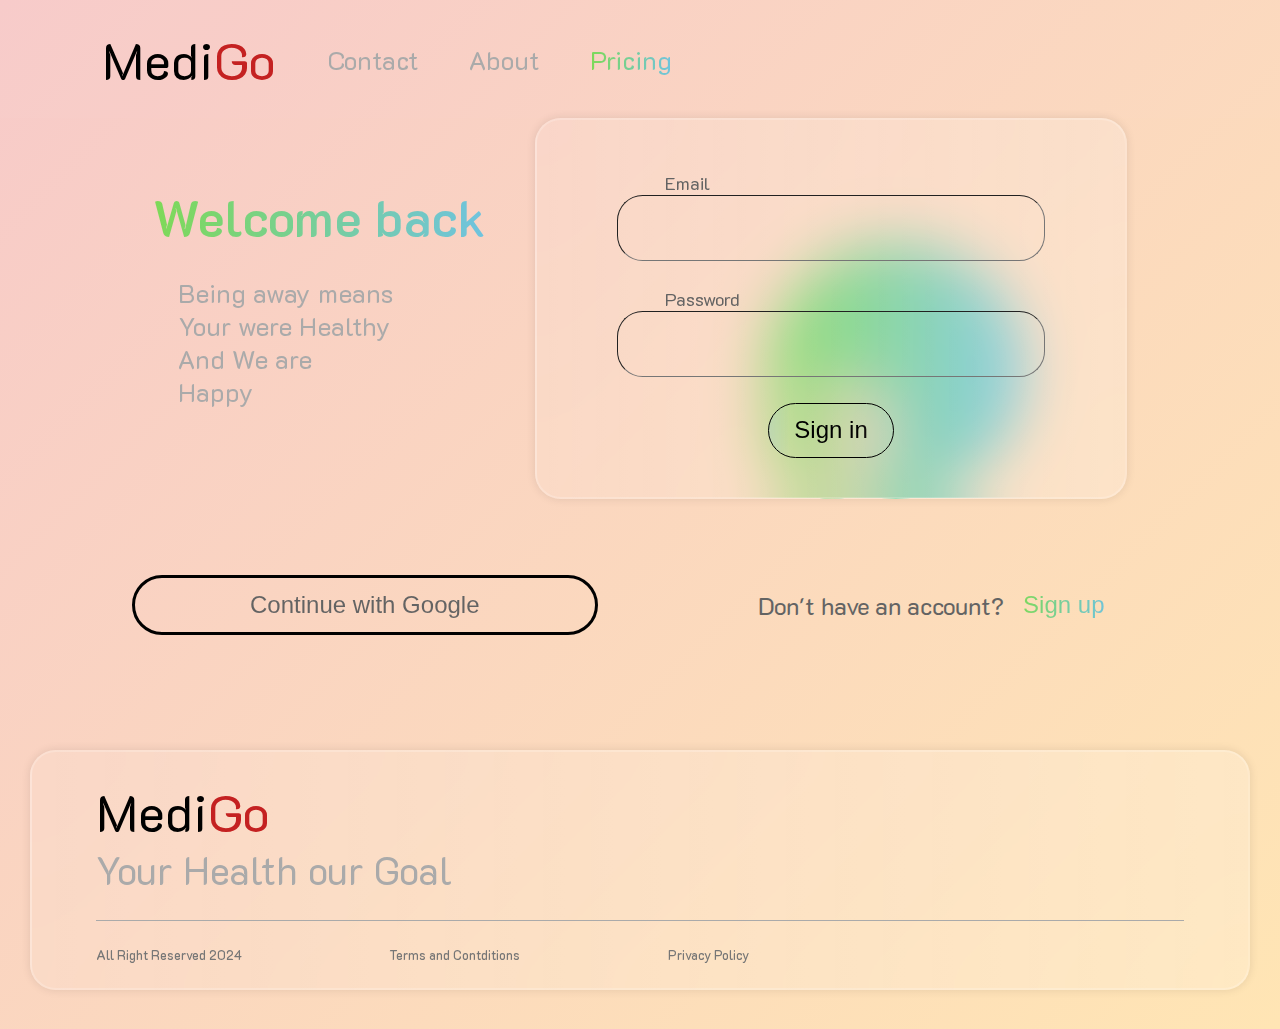
<file: index.html>
<!DOCTYPE html>
<html lang="en">
<head>
    <meta charset="UTF-8">
    <meta name="viewport" content="width=device-width, initial-scale=1.0">
    <title>Sign in</title>
    <link rel="stylesheet" href="signin.css">
</head>
<body>
    <header>
        <div class="headerdiv">
            <div class="left">
                <div class="logo">
                    <a href="https://sajanrajbanshi.github.io/Landing/">
                        <span style="color: black;">Medi</span><span style="color: #C42121;">Go</span>
                    </a>
                </div>
                <div class="tabs">
                    <span class="tab dim">Contact</span>
                    <span class="tab dim">About</span>
                    <div class="pricing">
                        <span class="tab gradient">Pricing</span>
                    </div>
                </div>
            </div>
        </div>
    </header>






    <section class="page1">
        <div style="display: flex;padding: 0 10% ; justify-content: space-around;flex-wrap: wrap;align-items: center;width:100%;height: fit-content;">
            <div class="textwrapper">
                <div>
                    <span class="gradient" style="font-size: 4vw;font-weight:600;">Welcome back</span>
                </div>
                <div style="text-align:left;font-size: 2vw;color: #aaaaaa;margin:2vw;">
                    <span style="text-align:left;font-size: 2vw;mix-blend-mode: difference;color: #aaaaaa;">
                        Being away means<br>
                        Your were Healthy <br>
                        And We are <br>
                        Happy
                    </span>
                </div>
            </div>
            <div class="glassdiv">
                <div class="placeholder">
                    <span>Email</span>
                </div>
                <div class="inputbox">
                    <input type="text" class="ipbox">
                </div>
                <div class="placeholder">
                    <span>Password</span>
                </div>
                <div class="inputbox">
                    <input type="password" class="ipbox">
                </div>
                <div class="button_signin">
                    <div class="button_wrapper">
                        <button class="signin">Sign in</button>
                    </div>
                </div>
            </div>
        </div>
        <div>
            <div class="bg big">

            </div>
            <div class="bg small1">
                
            </div>
            <div class="bg small2">
                
            </div>
        </div>
    </section>






    <section class="moreoptions">
        <div style="width: 50%;min-width:400px;;display: flex; justify-content: center; align-items: center;">
            <button class="google">Continue with Google</button>
        </div>
        <div style="width: 50%;min-width:400px;display:flex;align-items: center;justify-content: center;">
            <div style="display: flex;align-items: center;justify-content: center;">
                <span>Don't have an account?</span>
                <a href="https://sajanrajbanshi.github.io/medigo_signup/">
                    <button class="signup">Sign up</button>
                </a>
            </div>
        </div>
    </section>






    <footer>
        <div class="glassdiv2">
            <div class="logo">
                <a href="https://sajanrajbanshi.github.io/Landing/">
                    <span style="color: black;">Medi</span><span style="color: #C42121;">Go</span>
                </a>
            </div>
            <div class="slogan" style="font-size: 3vw; color: #aaaaaa;">
                Your Health our Goal
            </div>
            <hr color="#aaaaaa" style="margin-top: 2vw;margin-bottom: 2vw;height: 1px;border: none;">
            <div style="width: 60%;display: flex; justify-content: space-between;color: #767676;font-size: 1vw;font-weight: 500;">
                <div>All Right Reserved 2024</div>
                <div>Terms and Contditions</div>
                <div>Privacy Policy</div>
            </div>
        </div>
    </footer>
</body>
</html>
</file>
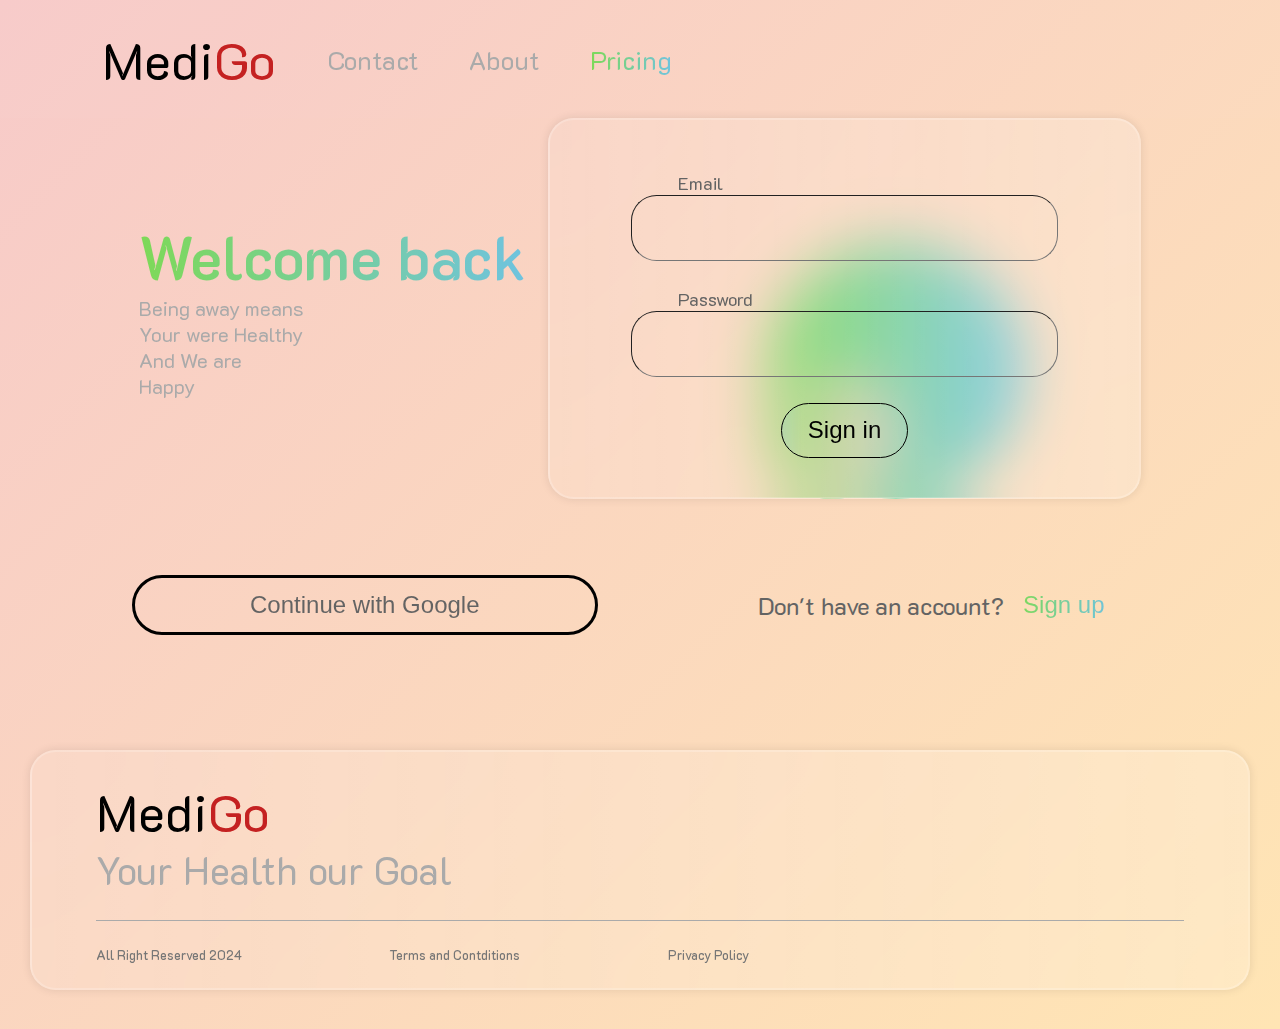
<file: signin.html>
<!DOCTYPE html>
<html lang="en">
<head>
    <meta charset="UTF-8">
    <meta name="viewport" content="width=device-width, initial-scale=1.0">
    <title>Sign in</title>
    <link rel="stylesheet" href="signin.css">
</head>
<body>
    <header>
        <div class="headerdiv">
            <div class="left">
                <div class="logo">
                    <a href="https://sajanrajbanshi.github.io/Landing/">
                        <span style="color: black;">Medi</span><span style="color: #C42121;">Go</span>
                    </a>
                </div>
                <div class="tabs">
                    <span class="tab dim">Contact</span>
                    <span class="tab dim">About</span>
                    <div class="pricing">
                        <span class="tab gradient">Pricing</span>
                    </div>
                </div>
            </div>
        </div>
    </header>






    <section class="page1">
        <div style="display: flex;padding: 0 10% ; justify-content: space-around;flex-wrap: wrap;align-items: center;width:100%;height: fit-content;">
            <div class="textwrapper">
                <div>
                    <span class="gradient" style="font-size: 60px;font-weight:600;">Welcome back</span>
                </div>
                <div style="text-align:left;font-size: 20px;color: #aaaaaa;">
                    <span style="text-align:left;font-size: 20px;mix-blend-mode: difference;color: #aaaaaa;">
                        Being away means<br>
                        Your were Healthy <br>
                        And We are <br>
                        Happy
                    </span>
                </div>
            </div>
            <div class="glassdiv">
                <div class="placeholder">
                    <span>Email</span>
                </div>
                <div class="inputbox">
                    <input type="text" class="ipbox">
                </div>
                <div class="placeholder">
                    <span>Password</span>
                </div>
                <div class="inputbox">
                    <input type="password" class="ipbox">
                </div>
                <div class="button_signin">
                    <div class="button_wrapper">
                        <button class="signin">Sign in</button>
                    </div>
                </div>
            </div>
        </div>
        <div>
            <div class="bg big">

            </div>
            <div class="bg small1">
                
            </div>
            <div class="bg small2">
                
            </div>
        </div>
    </section>






    <section class="moreoptions">
        <div style="width: 50%;min-width:400px;;display: flex; justify-content: center; align-items: center;">
            <button class="google">Continue with Google</button>
        </div>
        <div style="width: 50%;min-width:400px;display:flex;align-items: center;justify-content: center;">
            <div style="display: flex;align-items: center;justify-content: center;">
                <span>Don't have an account?</span>
                <button class="signup">Sign up</button>
            </div>
        </div>
    </section>






    <footer>
        <div class="glassdiv2">
            <div class="logo">
                <span>Medi</span><span style="color: #C42121;">Go</span>
            </div>
            <div class="slogan" style="font-size: 3vw; color: #aaaaaa;">
                Your Health our Goal
            </div>
            <hr color="#aaaaaa" style="margin-top: 2vw;margin-bottom: 2vw;height: 1px;border: none;">
            <div style="width: 60%;display: flex; justify-content: space-between;color: #767676;font-size: 1vw;font-weight: 500;">
                <div>All Right Reserved 2024</div>
                <div>Terms and Contditions</div>
                <div>Privacy Policy</div>
            </div>
        </div>
    </footer>
</body>
</html>
</file>
<file: signin.css>
@import url('https://fonts.googleapis.com/css2?family=K2D:ital,wght@0,100;0,200;0,300;0,400;0,500;0,600;0,700;0,800;1,100;1,200;1,300;1,400;1,500;1,600;1,700;1,800&display=swap');
body{
font-family: 'k2d';
margin: 0px;
background: linear-gradient(135deg,#F7CAC9,#FFE5B4);
background-repeat: no-repeat;
overflow-x: hidden;
}
a{
    text-decoration: none;
}
@keyframes bounce {
    0%{
        left:60%;
        bottom: 0;
        rotate: 0deg;
    }
    10%
    {
        left: 80%;
        bottom: 80%;
        rotate: 180deg;
    }
    20%{
        left: 100%;
        bottom: 0%;
        rotate: 360deg;
    }
    30%
    {
        left: 80%;
        bottom: 80%;
        rotate: 180deg;
    }
    40%
    {
        left: 60%;
        bottom: 0%;
        rotate: 0deg;
    }
    50%
    {
        left: 40%;
        bottom: 100%;
        rotate: 180deg;
    }
    60%
    {
        left: 20%;
        bottom: 0%;
        rotate: 360deg;
    }
    70%{
        left: 0%;
        bottom: 100%;
        rotate: 180deg;
    }
    80%{
        left: 20%;
        bottom: 0%;
        rotate: 0deg;
    }
    90%
    {
        left: 40%;
        bottom: 100%;
        rotate: 180deg;
    }
    100%{
        left: 60%;
        bottom: 0%;
        rotate: 360deg;
    }
}
header{
    display: flex;
    justify-content: center;
    z-index: 5;
}
.headerdiv
{
    display: flex;
    width: 95%;
    padding: 2vw 5vw;
    justify-content: space-evenly;
    background:transparent;
    background-color: rgb(255,255,255,0.02);
    z-index: 5;
}
.left
{
    margin-left: 3vw;
    display: flex;
    width: 100%;
}
.logo{
    font-size: 4vw;
}
.tabs{
    display: flex;
    justify-content: center;
    align-items: center;
}
.tab{
    margin-left: 4vw;
    font-size: 2vw;
}
.dim{
    color:#aaaaaa;
}
.gradient{
    background:linear-gradient(90deg,#7ED957,#6FC3DF);
    -webkit-background-clip: text;
    background-clip: text;
    -webkit-text-fill-color: transparent;
}

.page1{
    height: fit-content;
    position: relative;
    display: flex;
    justify-content: center;
    align-items: center;
}
.glassdiv{
    display: flex;
    flex-direction: column;
    padding: 2vw 3vw 3vw 3vw;
    width: 40vw;
    min-width: fit-content;
    height: fit-content;
    background:linear-gradient(270deg,rgb(255,255,255,0.2),rgb(255,255,255,0.1));
    border:solid 2px rgb(255,255,255,0.2);
    border-radius: 2vw;
    box-shadow: 0px 0px 10px rgba(3, 3, 3, 0.1);
    backdrop-filter: blur(30px);
    z-index: 1;
}


.placeholder{
    margin-left: 7vw;
    margin-top: 2vw;
    color: #636363;
    font-size: large;
}


.inputbox{
    width: 100%;
    display: flex;
    justify-content: center;
    z-index: 2;
}
.ipbox{
    font-family: 'k2d';
    padding: 0 1vw;
    font-size: 2vw;
    border-radius: 2vw;
    border-width: 1px;
    background: transparent;
    height: 5vw;
    min-height: 50px;
    width: 70%;
    min-width: 400px;
    color: black;
}


.button_signin{
    width: 100%;
    margin-top: 2vw;
    display: flex;
    justify-content: center;
    align-items: center;
}

.button_wrapper{
    width: fit-content;
    height: fit-content;
    border-radius: 3vw;
    background-image:linear-gradient(90deg,#7ED957,#6FC3DF,transparent,transparent);
    background-size: 250%;
    background-position: right;
    transition: 1s;
}
.button_wrapper:hover{
    transition: 0.5s;
    transform: scale(1.1);
    background-position: left;
}
.button_wrapper:active{
    transition: 0.2s;
    transform: scale(0.8);

}
.signin{
    padding:1vw 2vw;
    border-radius: 3vw;
    border: none;
    font-size: 1.5rem;
    width: fit-content;
    height: fit-content;
    background-image:linear-gradient(90deg,black,black,#F7CAC9,#FFE5B4);
    background-size: 220%;
    background-position: left;
    background-clip: text;
    -webkit-background-clip: text;
    -webkit-text-fill-color: transparent;
    border:1px solid;
    transition: 1s;
}

.signin:hover{
    transition: 0.5s;
    transform: scale(1.1);
    background-position: right;
    cursor: pointer;
}
.signin:active{
    transition: 0.2s;
    transform: scale(0.8);
}

.textwrapper
{
    z-index: 1;
    float: top;
}

.big{
    background:linear-gradient(90deg,#7ED957,#6FC3DF);
    width: 20vw;
    height: 20vw;
    position: absolute;
    border-radius: 50%;
    left: 60%;
    bottom: 0;
    animation-name: bounce;
    animation-duration: 30s;
    animation-timing-function: linear;
    animation-delay: 0;
    animation-iteration-count: infinite;

}

.small1{
    background:linear-gradient(90deg,#7ED957,#6FC3DF);
    width: 10vw;
    height: 10vw;
    position: absolute;
    border-radius: 50%;
    left: 60%;
    bottom: 0;
    animation-name: bounce;
    animation-duration: 30s;
    animation-timing-function: linear;
    animation-delay: 3s;
    animation-iteration-count: infinite;
}

.small2{
    background:linear-gradient(90deg,#7ED957,#F7CAC9);
    width: 10vw;
    height: 10vw;
    position: absolute;
    border-radius: 50%;
    left: 60%;
    bottom: 0;
    animation-name: bounce;
    animation-duration: 30s;
    animation-timing-function: linear;
    animation-delay: 6s;
    animation-iteration-count: infinite;
}

.moreoptions{
    margin: 3vw;
    padding:3vw;
    width:90%;
    height: fit-content;
    display: flex;
    flex-wrap: wrap;
    justify-content: space-around;
    align-items: center;
    font-size: 1.5rem;
    color: #636363;
    z-index: 1;
}

.google
{
    border: solid;
    font-size: 1.5rem;
    padding: 1vw 20%;
    border-radius: 4vw;
    z-index: 1;
    background:linear-gradient(90deg,#636363,#636363,#636363,#636363,#4285f4,#34a853,#fbbc05,#ea4335);
    background-size: 220%;
    background-clip: text;
    -webkit-background-clip: text;
    -webkit-text-fill-color: transparent;
    transition: 1s;
}
.google:hover{
    transition: 0.5s;
    background-position: right;
    cursor: pointer;
}
.google:active{
    transition: 0.2s;
    background-clip: border-box;
    -webkit-text-fill-color: #636363;
    transform: scale(0.95);

}
.signup{
    margin: 1vw;
    border-radius: 3vw;
    border: none;
    font-size: 1.5rem;
    width: fit-content;
    height: fit-content;
    background:linear-gradient(90deg,#7ED957,#6FC3DF);
    background-clip: text;
    -webkit-background-clip: text;
    -webkit-text-fill-color: transparent;
    z-index: 1;
    transition: 1s;
}
.signup:hover{
    transition: 0.5s;
    -webkit-text-fill-color: #C42121;    
    text-decoration: underline;
    cursor: pointer;
}
.signup:active{
    transition: 0.2s;
    transform: scale(0.9);
}

footer
{
    padding: 3vw 0px;
    display: flex;
    justify-content: center;
    align-items: center;
}
.glassdiv2{
    padding: 2vw 5vw;
    width: 85vw;
    height: fit-content;
    background:linear-gradient(270deg,rgb(255,255,255,0.2),rgb(255,255,255,0.1));
    border:solid 2px rgb(255,255,255,0.2);
    border-radius: 2vw;
    box-shadow: 0px 0px 10px rgba(3, 3, 3, 0.1);
    backdrop-filter: blur(30px);
    z-index: 1;
}
</file>
